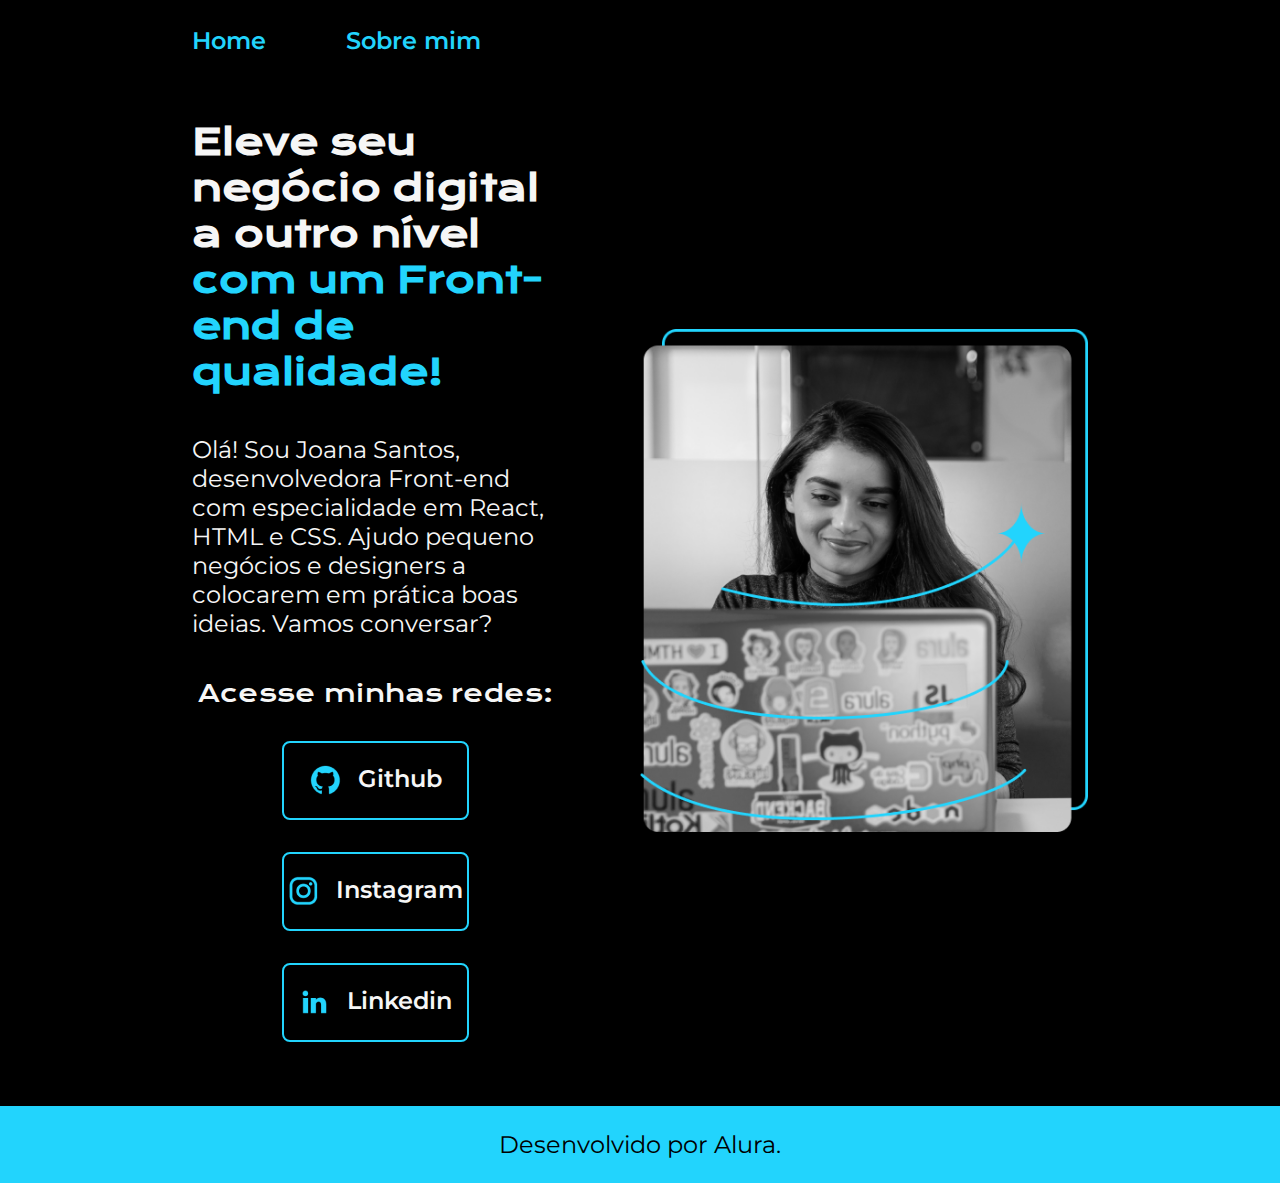
<file: index.html>
<!DOCTYPE html>
<html lang="pt-br">
<head>
    <meta charset="UTF-8">
    <meta http-equiv="X-UA-Compatible" content="IE=edge">
    <meta name="viewport" content="width=device-width, initial-scale=1.0">
    <title>Portifolio</title>
    <link rel="stylesheet" href="/styles/style.css">
</head>
<body>
    <header class="cabecalho">
        <nav class="cabecalho__menu">
            <a class="cabecalho__menu__link" href="index.html">Home</a>
            <a class="cabecalho__menu__link" href="about.html">Sobre mim</a>
        </nav>
    </header>
    <main class="apresentacao">
        <section class="apresentacao__conteudo">
            <h1 class="apresentacao__conteudo__titulo">
                Eleve seu negócio digital a outro nível 
                <strong class="titulo-destaque">com um Front-end de qualidade!</strong>
            </h1>
            <p class="apresentacao__conteudo__texto">
                Olá! Sou Joana Santos, desenvolvedora Front-end com especialidade em React,
                HTML e CSS. Ajudo pequeno negócios e designers a colocarem em prática boas
                ideias. Vamos conversar?
            </p>
            <div class="apresentacao__links">
                <h2 class="apresentacao__links__subtitulo">
                    Acesse minhas redes:
                </h2>
                <a class="apresentacao__links__navegacao" href="https://github.com/nuanderson/">
                    <img src="assets/github.png" alt="github">
                    Github
                </a>
                <a class="apresentacao__links__navegacao" href="https://instagram.com/nuanderson">
                    <img src="assets/instagram.png" alt="instagram">
                    Instagram
                </a>
                <a class="apresentacao__links__navegacao" href="https://linkedin.com/in/nuanderson">
                    <img src="assets/linkedin.png" alt="linkedin">
                    Linkedin
                </a>
            </div>
        </section>
        <img class="apresentacao__imagem" src="assets/Imagem.png" alt="Joana Santos">
    </main>
    <footer class="rodape">
        <p>Desenvolvido por Alura.</p>
    </footer>
</body>
</html>
</file>
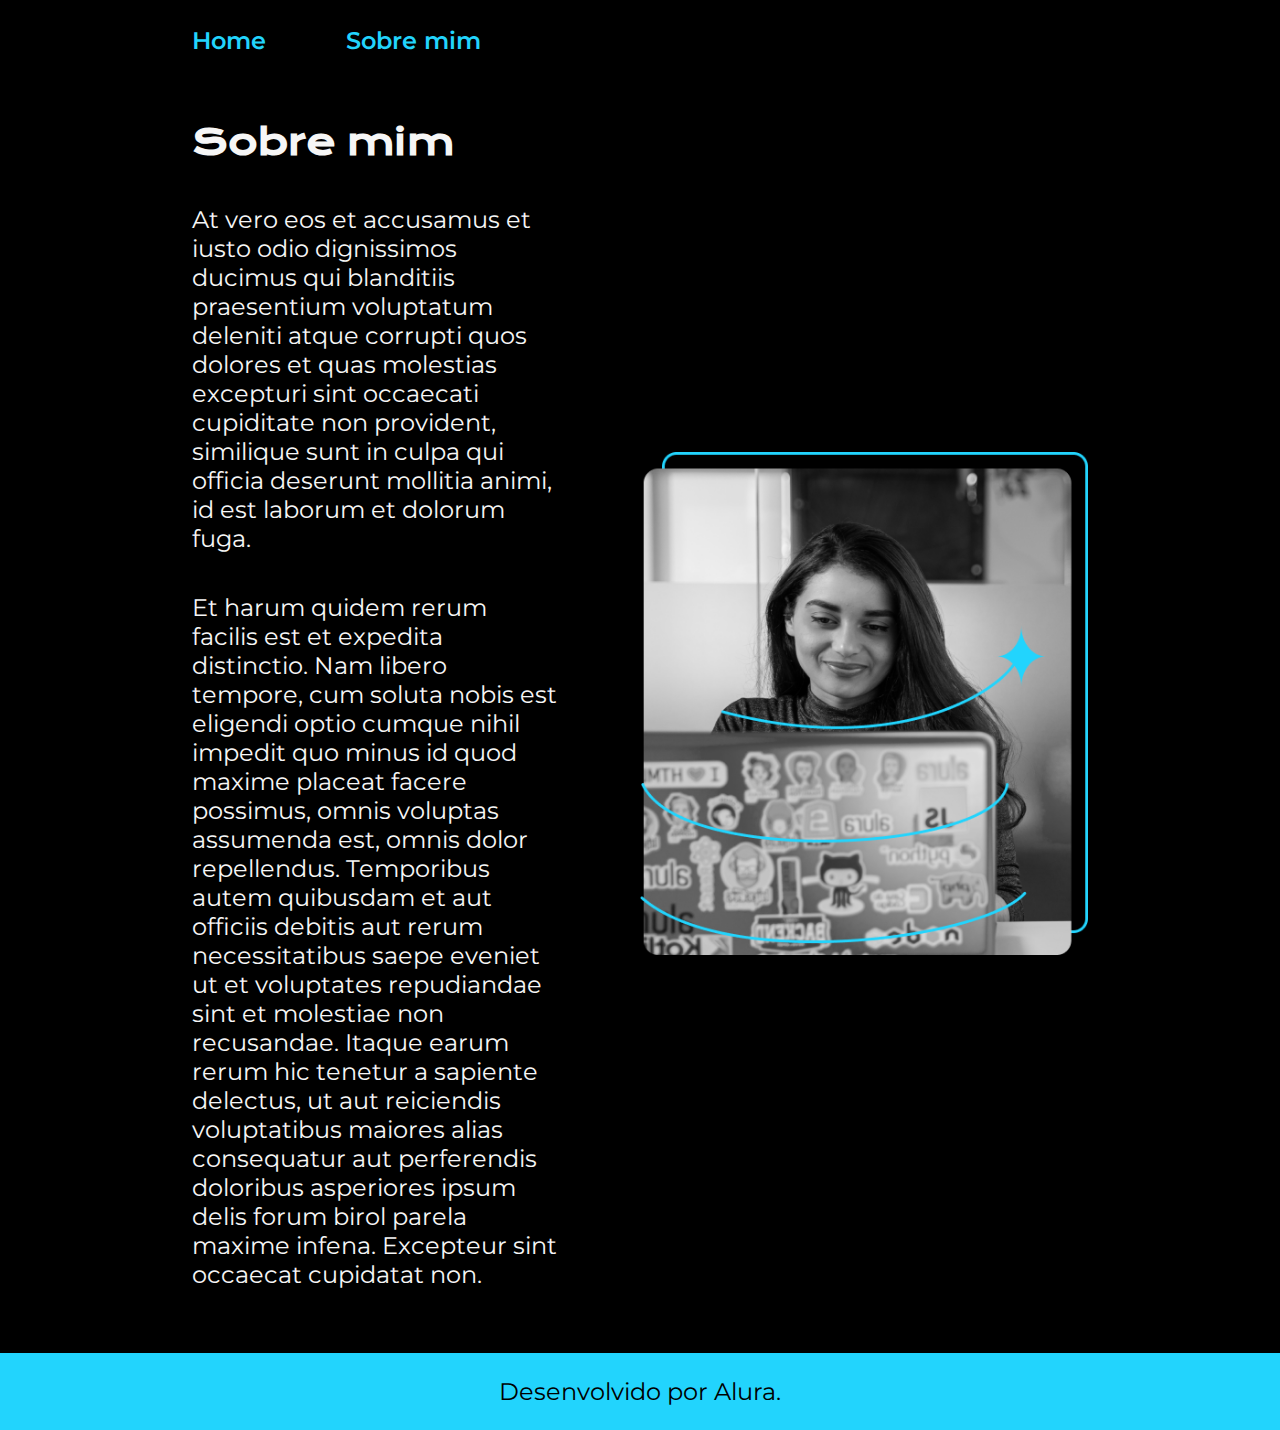
<file: about.html>
<!DOCTYPE html>
<html lang="pt-br">
<head>
    <meta charset="UTF-8">
    <meta name="viewport" content="width=device-width, initial-scale=1.0">
    <title>Sobre mim</title>
    <link rel="stylesheet" href="./styles/style.css">
</head>
<body>
    <header class="cabecalho">
        <nav class="cabecalho__menu">
            <a class="cabecalho__menu__link" href="index.html">Home</a>
            <a class="cabecalho__menu__link" href="about.html">Sobre mim</a>
        </nav>
    </header>
    <main class="apresentacao">
        <section class="apresentacao__conteudo">
            <h1 class="apresentacao__conteudo__titulo">Sobre mim</h1>
            <p class="apresentacao__conteudo__texto">At vero eos et accusamus et iusto odio dignissimos ducimus qui blanditiis praesentium voluptatum deleniti atque corrupti quos dolores et quas molestias excepturi sint occaecati cupiditate non provident, similique sunt in culpa qui officia deserunt mollitia animi, id est laborum et dolorum fuga.</p>
            <p class="apresentacao__conteudo__texto">Et harum quidem rerum facilis est et expedita distinctio. Nam libero tempore, cum soluta nobis est eligendi optio cumque nihil impedit quo minus id quod maxime placeat facere possimus, omnis voluptas assumenda est, omnis dolor repellendus. Temporibus autem quibusdam et aut officiis debitis aut rerum necessitatibus saepe eveniet ut et voluptates repudiandae sint et molestiae non recusandae. Itaque earum rerum hic tenetur a sapiente delectus, ut aut reiciendis voluptatibus maiores alias consequatur aut perferendis doloribus asperiores ipsum delis forum birol parela maxime infena. Excepteur sint occaecat cupidatat non.</p>
        </section>
        <img class="apresentacao__imagem" src="assets/Imagem.png" alt="Joana Santos">
    </main>
    <footer class="rodape">
        <p>Desenvolvido por Alura.</p>
    </footer>   
</body>
</html>
</file>
<file: styles/style.css>
@import url('https://fonts.googleapis.com/css2?family=Krona+One&family=Montserrat:wght@400;600&display=swap');

:root {
    --cor-primaria: #000000;
    --cor-secundaria: #f6f6f6;
    --cor-terciaria: #22d4fd;
    --cor-hover: #272727;

    --fonte-primaria: 'Krona One', sans-serif;
    --fonte-secundaria: 'Montserrat', sans-serif;
}

* {
    margin: 0;
    padding: 0;
}

body {
    box-sizing: border-box;
    background-color: var(--cor-primaria);
    color: var(--cor-secundaria);
}

.cabecalho {
    padding: 2% 0 0 15%;
}

.cabecalho__menu {
    display: flex;
    gap: 80px;
}

.cabecalho__menu__link {
    font-family: var(--fonte-secundaria);
    font-size: 1.5rem;
    font-weight: 600;
    color: var(--cor-terciaria);
    text-decoration: none;
}

.apresentacao {
    padding: 5% 15%;
    display: flex;
    align-items: center;
    justify-content: space-between;
    gap: 82px;
}

.apresentacao__conteudo {
    width: 50%;
    display: flex;
    flex-direction: column;
    gap: 40px;
}

.apresentacao__conteudo__titulo {
    font-size: 2.25rem;
    font-family: var(--fonte-primaria);
}

.titulo-destaque {
    color: var(--cor-terciaria);
}

.apresentacao__conteudo__texto {
    font-size: 1.5rem;
    font-family: var(--fonte-secundaria);
}

.apresentacao__links {
    display: flex;
    flex-direction: column;
    align-items: center;
    gap: 32px;
    justify-content: space-between;
}

.apresentacao__links__subtitulo {
    font-family: var(--fonte-primaria);
    font-weight: 400;
    font-size: 1.5rem;
}

.apresentacao__links__navegacao {
    display: flex;
    justify-content: center;
    gap: 16px;
    border: 2px solid var(--cor-terciaria);
    width: 50%;
    text-align: center;
    border-radius: 8px;
    font-size: 1.5rem;
    font-weight: 600;
    padding: 21.5px 0;
    text-decoration: none;
    color: var(--cor-secundaria);
    font-family: var(--fonte-secundaria);
}

.apresentacao__links__link:hover {
    background-color: var(--cor-hover);
}

.apresentacao__imagem {
    width: 50%;
}

.rodape {
    padding: 24px;
    color: var(--cor-primaria);
    background-color: var(--cor-terciaria);
    text-align: center;
    font-family: var(--fonte-secundaria);
    font-size: 1.5rem;
    font-weight: 400;
}

@media (max-width: 1200px)  {
    .cabecalho {
        padding: 10%;
    }

    .cabecalho__menu {
        justify-content: center;
    }
    
    .apresentacao {
        flex-direction: column-reverse;
        padding: 5%;
    }

    .apresentacao__conteudo {
        width: auto;
    }

}
</file>
